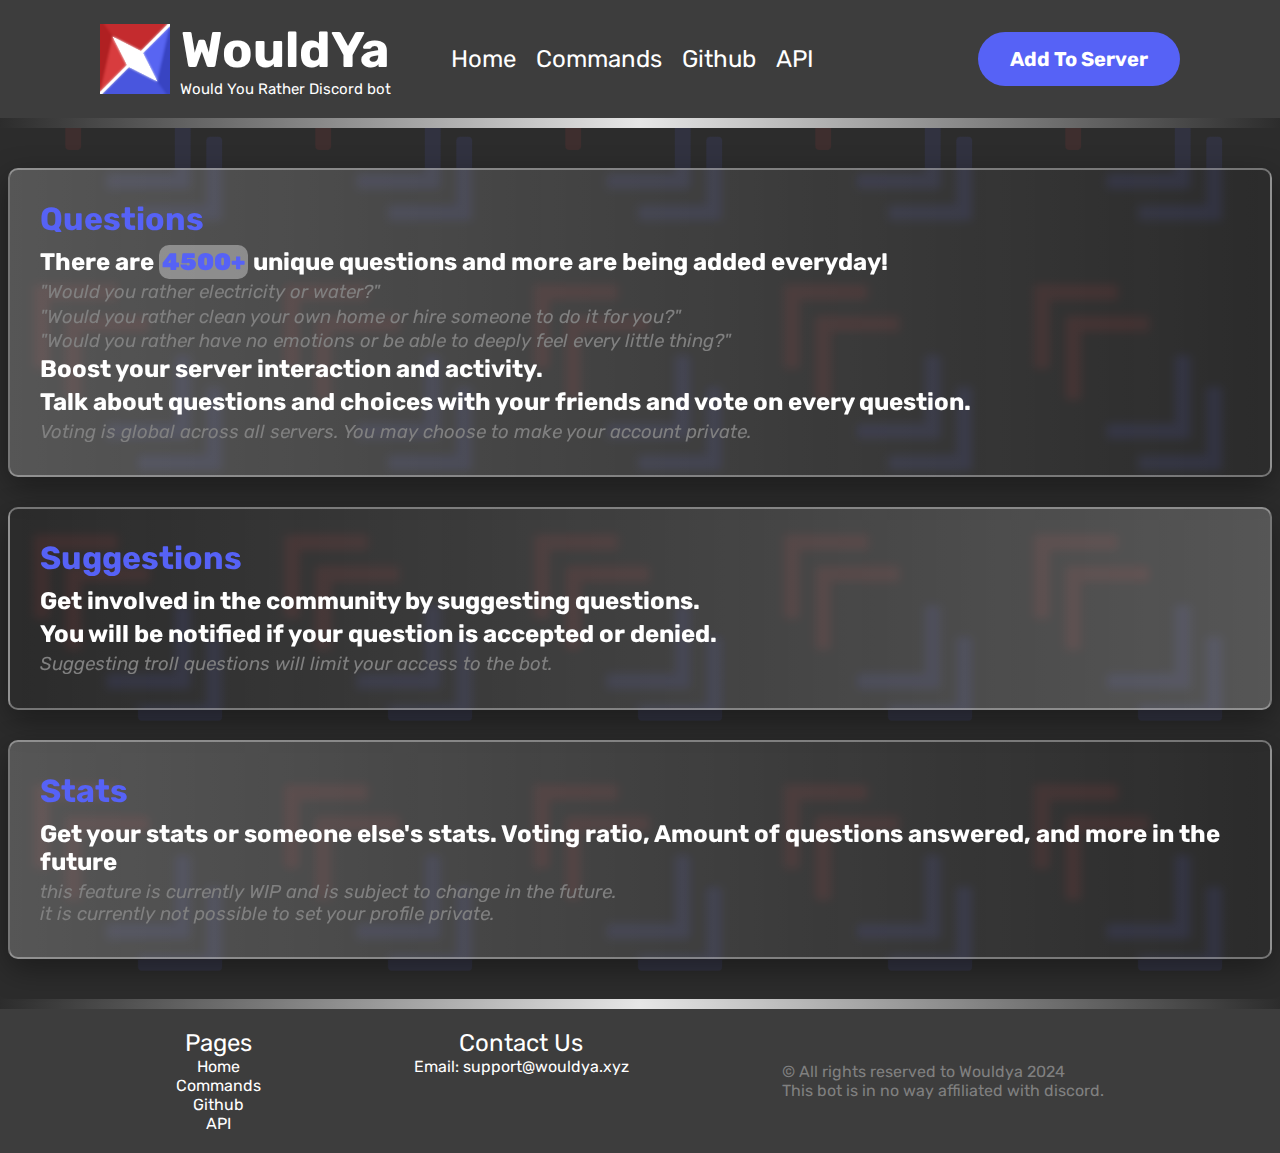
<file: index.html>
<!DOCTYPE html>
<html lang="en">
  <head>
    <meta charset="UTF-8" />
    <meta name="viewport" content="width=device-width, initial-scale=1.0" />
    <title>WouldYa</title>
    <link rel="stylesheet" href="style.css" />
    <link rel="icon" type="image/x-icon" href="/assets/favicon.png" />

    <!-- discord embed -->
    <meta content="WouldYa" property="og:title" />
    <meta
      content='A discord bot for the popular game "Would You Rather"'
      property="og:description"
    />
    <meta content="http://www.wouldya.xyz/" property="og:url" />
    <meta
      content="http://www.wouldya.xyz/assets/favicon.png"
      property="og:image"
    />
    <meta content="#5662f6" data-react-helmet="true" name="theme-color" />

    <script src="script.js" defer></script>
  </head>
  <body>
    <header>
      <div class="left">
        <div class="branding">
          <img src="assets/favicon.png" />
          <div class="titles">
            <p class="main">WouldYa</p>
            <p class="sub">Would You Rather Discord bot</p>
          </div>
        </div>
        <div class="paging">
          <a href="/">Home</a><a href="/commands.html">Commands</a
          ><a href="https://github.com/TzurS11/WouldYouRather" target="_blank"
            >Github</a
          >
          <a href="/api">API</a>
        </div>
      </div>
      <div class="right">
        <a
          href="https://discord.com/oauth2/authorize?client_id=1063817771114315816&permissions=3072&scope=bot%20applications.commands"
          target="_blank"
          ><button class="invite">Add To Server</button></a
        >
      </div>
    </header>
    <!-- <div class="seperator"></div> -->
    <div class="content">
      <div class="feature left">
        <h1>Questions</h1>
        <h2>
          There are
          <span class="question-amount mark-discord-white">4500+</span> unique
          questions and more are being added everyday!
        </h2>
        <h3>"Would you rather electricity or water?"</h3>
        <h3>
          "Would you rather clean your own home or hire someone to do it for
          you?"
        </h3>
        <h3>
          "Would you rather have no emotions or be able to deeply feel every
          little thing?"
        </h3>
        <h2>Boost your server interaction and activity.</h2>
        <h2>
          Talk about questions and choices with your friends and vote on every
          question.
        </h2>
        <h3>
          Voting is global across all servers<span class="server-amount"></span
          >. You may choose to make your account private.
        </h3>
      </div>
      <div class="feature right">
        <h1>Suggestions</h1>
        <h2>Get involved in the community by suggesting questions.</h2>
        <h2>You will be notified if your question is accepted or denied.</h2>
        <h3>Suggesting troll questions will limit your access to the bot.</h3>
      </div>
      <div class="feature left">
        <h1>Stats</h1>
        <h2>
          Get your stats or someone else's stats. Voting ratio, Amount of
          questions answered, and more in the future
        </h2>
        <h3>
          this feature is currently WIP and is subject to change in the
          future.<br />
          it is currently not possible to set your profile private.
        </h3>
      </div>
    </div>
    <footer>
      <div class="region">
        <p class="title">Pages</p>
        <a href="/">Home</a>
        <a href="/commands.html">Commands</a>
        <a href="https://github.com/TzurS11/WouldYouRather" target="_blank"
          >Github</a
        >
        <a href="/api">API</a>
      </div>
      <div class="region">
        <p class="title">Contact Us</p>
        <a class="no-line-break" href="mailto:support@wouldya.xyz"
          >Email: support@wouldya.xyz</a
        >
      </div>
      <p class="copyright">
        © All rights reserved to Wouldya 2024<br />
        This bot is in no way affiliated with discord.
      </p>
    </footer>
  </body>
</html>
</file>
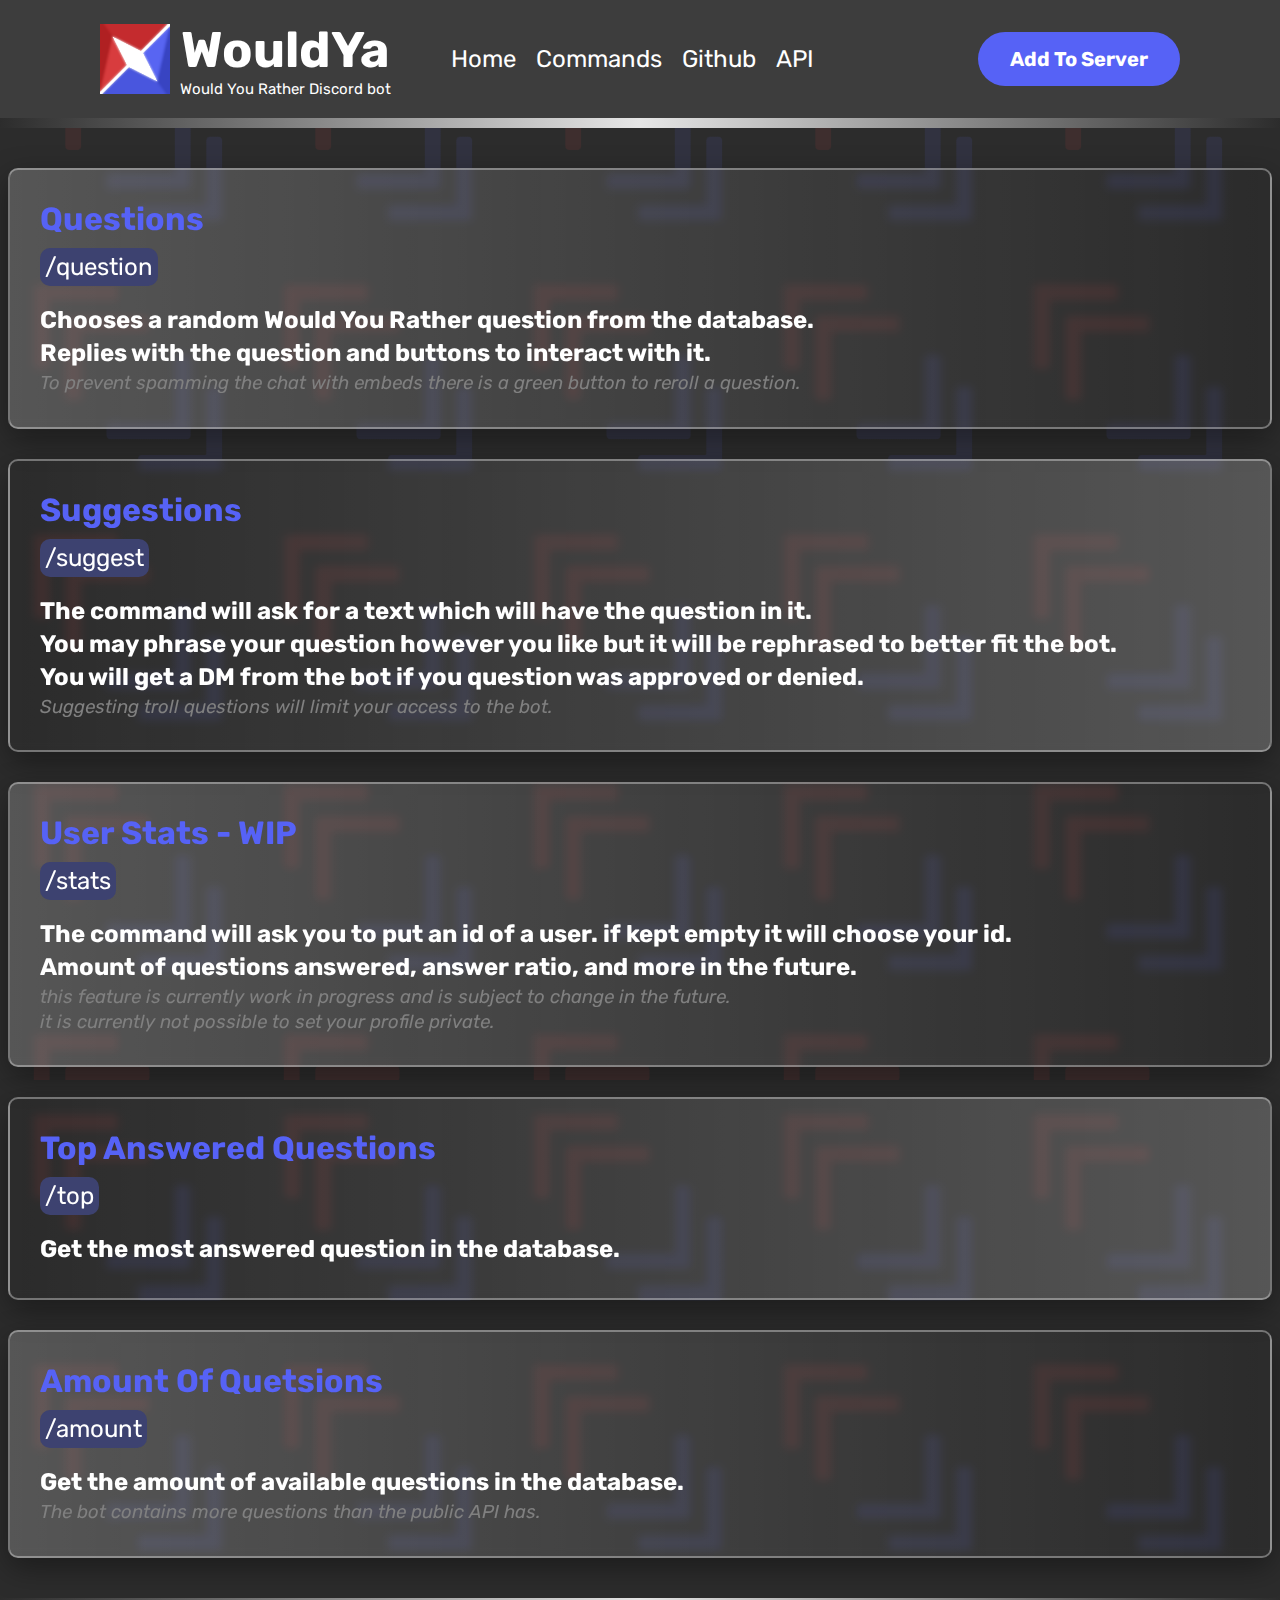
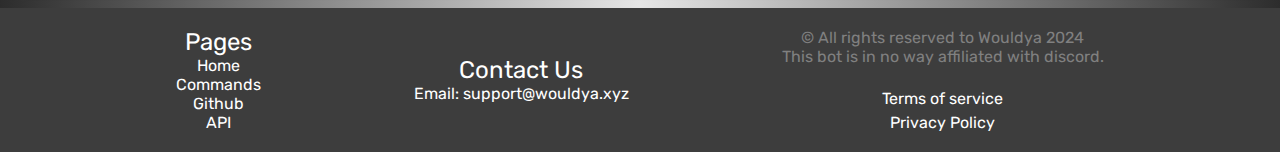
<file: commands.html>
<!DOCTYPE html>
<html lang="en">
  <head>
    <meta charset="UTF-8" />
    <meta name="viewport" content="width=device-width, initial-scale=1.0" />
    <title>WouldYa</title>
    <link rel="stylesheet" href="style.css" />
    <link rel="icon" type="image/x-icon" href="/assets/favicon.png" />

    <!-- discord embed -->
    <meta content="WouldYa Commands" property="og:title" />
    <meta
      content="Check the list of commands Wouldya has to offer!"
      property="og:description"
    />
    <meta content="http://www.wouldya.xyz/commands" property="og:url" />
    <meta
      content="http://www.wouldya.xyz/assets/favicon.png"
      property="og:image"
    />
    <meta content="#5662f6" data-react-helmet="true" name="theme-color" />

    <script src="script.js" defer></script>
  </head>
  <body>
    <header>
      <div class="left">
        <div class="branding">
          <img src="assets/favicon.png" />
          <div class="titles">
            <p class="main">WouldYa</p>
            <p class="sub">Would You Rather Discord bot</p>
          </div>
        </div>
        <div class="paging">
          <a href="/">Home</a><a href="/commands.html">Commands</a
          ><a href="https://github.com/TzurS11/WouldYouRather" target="_blank"
            >Github</a
          >
          <a href="https://api.wouldya.xyz/">API</a>
        </div>
      </div>
      <div class="right">
        <a
          href="https://discord.com/oauth2/authorize?client_id=1063817771114315816&permissions=3072&scope=bot%20applications.commands"
          target="_blank"
          ><button class="invite">Add To Server</button></a
        >
      </div>
    </header>
    <!-- <div class="seperator"></div> -->
    <div class="content">
      <div class="feature left">
        <h1>Questions</h1>
        <p class="command">/question</p>
        <h2>Chooses a random Would You Rather question from the database.</h2>
        <h2>Replies with the question and buttons to interact with it.</h2>
        <h3>
          To prevent spamming the chat with embeds there is a green button to
          reroll a question.
        </h3>
      </div>
      <div class="feature right">
        <h1>Suggestions</h1>
        <p class="command">/suggest</p>
        <h2>
          The command will ask for a text which will have the question in it.
        </h2>
        <h2>
          You may phrase your question however you like but it will be rephrased
          to better fit the bot.
        </h2>
        <h2>
          You will get a DM from the bot if you question was approved or denied.
        </h2>
        <h3>Suggesting troll questions will limit your access to the bot.</h3>
      </div>
      <div class="feature left">
        <h1>User Stats - WIP</h1>
        <p class="command">/stats</p>
        <h2>
          The command will ask you to put an id of a user. if kept empty it will
          choose your id.
        </h2>
        <h2>
          Amount of questions answered, answer ratio, and more in the future.
        </h2>
        <h3>
          this feature is currently work in progress and is subject to change in
          the future.
        </h3>
        <h3>it is currently not possible to set your profile private.</h3>
      </div>
      <div class="feature right">
        <h1>Top Answered Questions</h1>
        <p class="command">/top</p>
        <h2>Get the most answered question in the database.</h2>
      </div>
      <div class="feature left">
        <h1>Amount Of Quetsions</h1>
        <p class="command">/amount</p>
        <h2>Get the amount of available questions in the database.</h2>
        <h3>The bot contains more questions than the public API has.</h3>
      </div>
    </div>
    <footer>
      <div class="region">
        <p class="title">Pages</p>
        <a href="/">Home</a>
        <a href="/commands.html">Commands</a>
        <a href="https://github.com/TzurS11/WouldYouRather" target="_blank"
          >Github</a
        >
        <a href="https://api.wouldya.xyz/">API</a>
      </div>
      <div class="region" style="justify-content: center">
        <p class="title">Contact Us</p>
        <a class="no-line-break" href="mailto:support@wouldya.xyz"
          >Email: support@wouldya.xyz</a
        >
      </div>
      <div class="region" style="justify-content: space-between">
        <p class="copyright">
          © All rights reserved to Wouldya 2024<br />
          This bot is in no way affiliated with discord.
        </p>
        <div style="display: flex; flex-direction: column; gap: 5px">
          <a href="/tos.html">Terms of service</a>
          <a href="/privacy.html">Privacy Policy</a>
        </div>
      </div>
    </footer>
  </body>
</html>
</file>
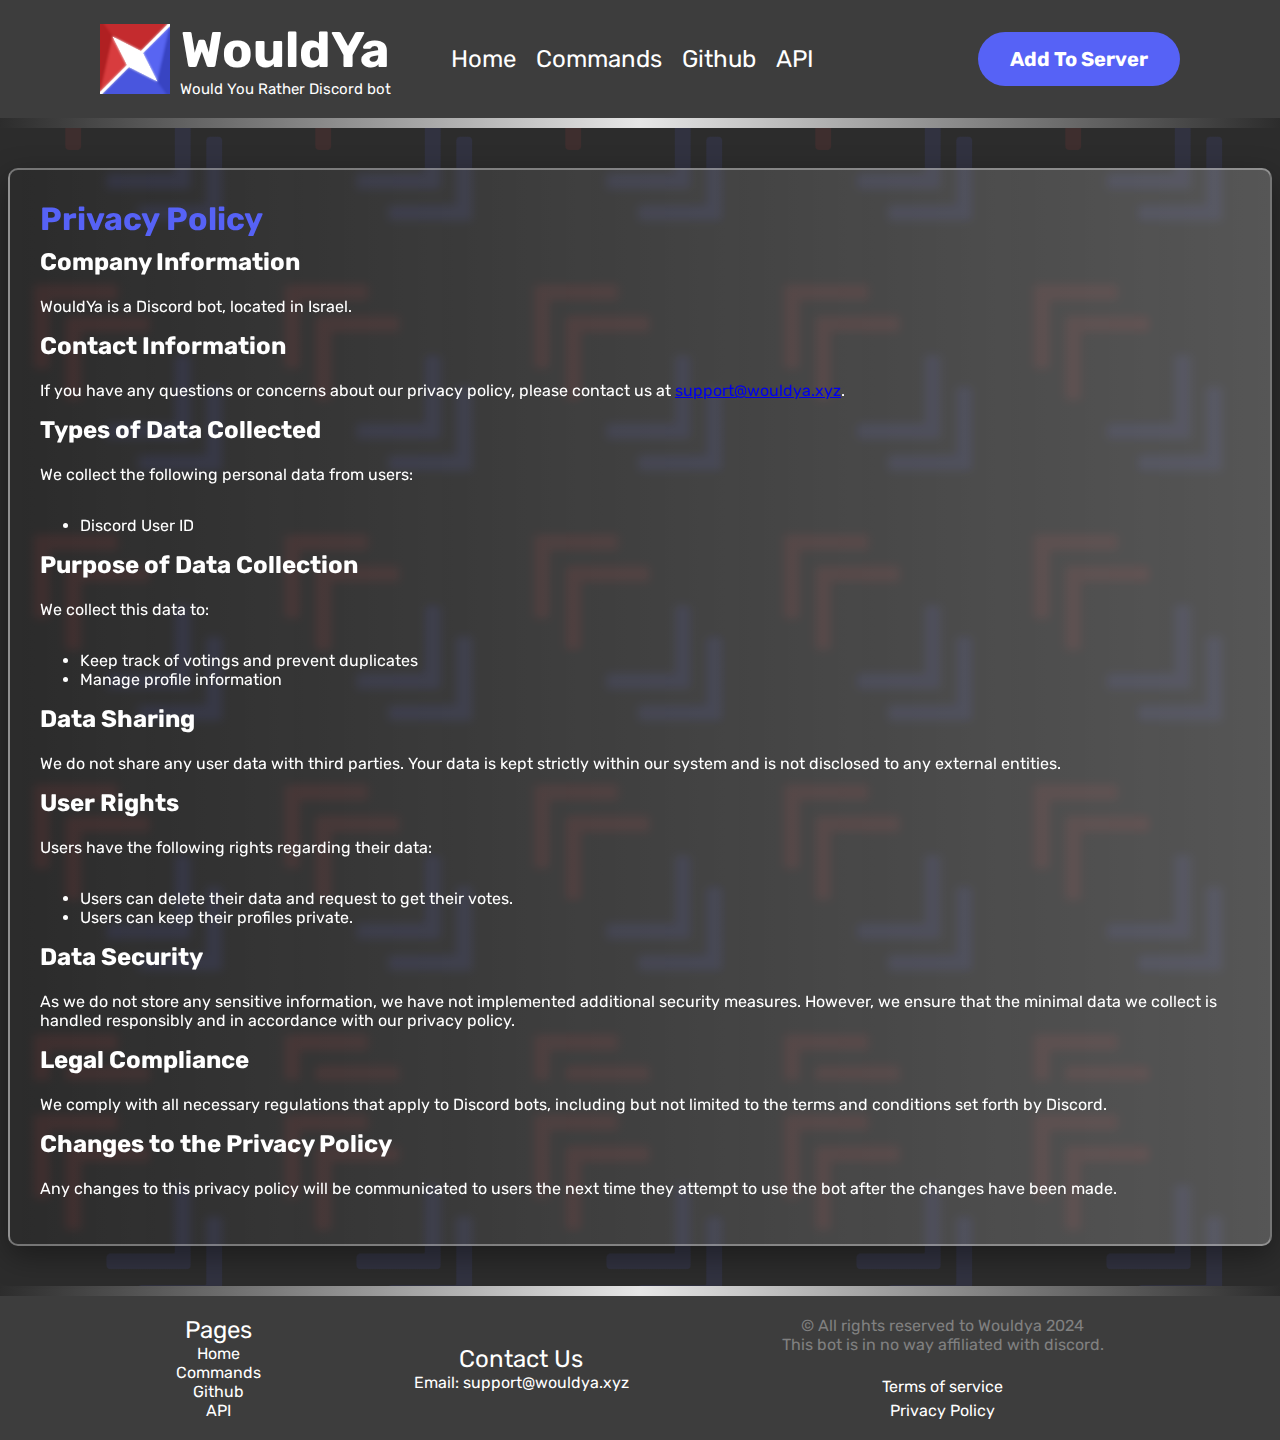
<file: privacy.html>
<!DOCTYPE html>
<html lang="en">
  <head>
    <meta charset="UTF-8" />
    <meta name="viewport" content="width=device-width, initial-scale=1.0" />
    <title>WouldYa</title>
    <link rel="stylesheet" href="style.css" />
    <link rel="icon" type="image/x-icon" href="/assets/favicon.png" />

    <!-- discord embed -->
    <meta content="WouldYa" property="og:title" />
    <meta
      content='A discord bot for the popular game "Would You Rather"'
      property="og:description"
    />
    <meta content="http://www.wouldya.xyz/" property="og:url" />
    <meta
      content="http://www.wouldya.xyz/assets/favicon.png"
      property="og:image"
    />
    <meta content="#5662f6" data-react-helmet="true" name="theme-color" />

    <script src="script.js" defer></script>
  </head>
  <body>
    <header>
      <div class="left">
        <div class="branding">
          <img src="assets/favicon.png" />
          <div class="titles">
            <p class="main">WouldYa</p>
            <p class="sub">Would You Rather Discord bot</p>
          </div>
        </div>
        <div class="paging">
          <a href="/">Home</a><a href="/commands.html">Commands</a
          ><a href="https://github.com/TzurS11/WouldYouRather" target="_blank"
            >Github</a
          >
          <a href="https://api.wouldya.xyz/">API</a>
        </div>
      </div>
      <div class="right">
        <a
          href="https://discord.com/oauth2/authorize?client_id=1063817771114315816&permissions=3072&scope=bot%20applications.commands"
          target="_blank"
          ><button class="invite">Add To Server</button></a
        >
      </div>
    </header>
    <!-- <div class="seperator"></div> -->
    <div class="content">
      <div class="feature center">
        <h1>Privacy Policy</h1>
        <h2>Company Information</h2>
        <p>WouldYa is a Discord bot, located in Israel.</p>

        <h2>Contact Information</h2>
        <p>
          If you have any questions or concerns about our privacy policy, please
          contact us at
          <a href="mailto:support@wouldya.xyz">support@wouldya.xyz</a>.
        </p>

        <h2>Types of Data Collected</h2>
        <p>We collect the following personal data from users:</p>
        <ul>
          <li>Discord User ID</li>
        </ul>

        <h2>Purpose of Data Collection</h2>
        <p>We collect this data to:</p>
        <ul>
          <li>Keep track of votings and prevent duplicates</li>
          <li>Manage profile information</li>
        </ul>

        <h2>Data Sharing</h2>
        <p>
          We do not share any user data with third parties. Your data is kept
          strictly within our system and is not disclosed to any external
          entities.
        </p>

        <h2>User Rights</h2>
        <p>Users have the following rights regarding their data:</p>
        <ul>
          <li>Users can delete their data and request to get their votes.</li>
          <li>Users can keep their profiles private.</li>
        </ul>

        <h2>Data Security</h2>
        <p>
          As we do not store any sensitive information, we have not implemented
          additional security measures. However, we ensure that the minimal data
          we collect is handled responsibly and in accordance with our privacy
          policy.
        </p>

        <h2>Legal Compliance</h2>
        <p>
          We comply with all necessary regulations that apply to Discord bots,
          including but not limited to the terms and conditions set forth by
          Discord.
        </p>

        <h2>Changes to the Privacy Policy</h2>
        <p>
          Any changes to this privacy policy will be communicated to users the
          next time they attempt to use the bot after the changes have been
          made.
        </p>
      </div>
    </div>
    <footer>
      <div class="region">
        <p class="title">Pages</p>
        <a href="/">Home</a>
        <a href="/commands.html">Commands</a>
        <a href="https://github.com/TzurS11/WouldYouRather" target="_blank"
          >Github</a
        >
        <a href="https://api.wouldya.xyz/">API</a>
      </div>
      <div class="region" style="justify-content: center">
        <p class="title">Contact Us</p>
        <a class="no-line-break" href="mailto:support@wouldya.xyz"
          >Email: support@wouldya.xyz</a
        >
      </div>
      <div class="region" style="justify-content: space-between">
        <p class="copyright">
          © All rights reserved to Wouldya 2024<br />
          This bot is in no way affiliated with discord.
        </p>
        <div style="display: flex; flex-direction: column; gap: 5px">
          <a href="/tos.html">Terms of service</a>
          <a href="/privacy.html">Privacy Policy</a>
        </div>
      </div>
    </footer>
  </body>
</html>
</file>
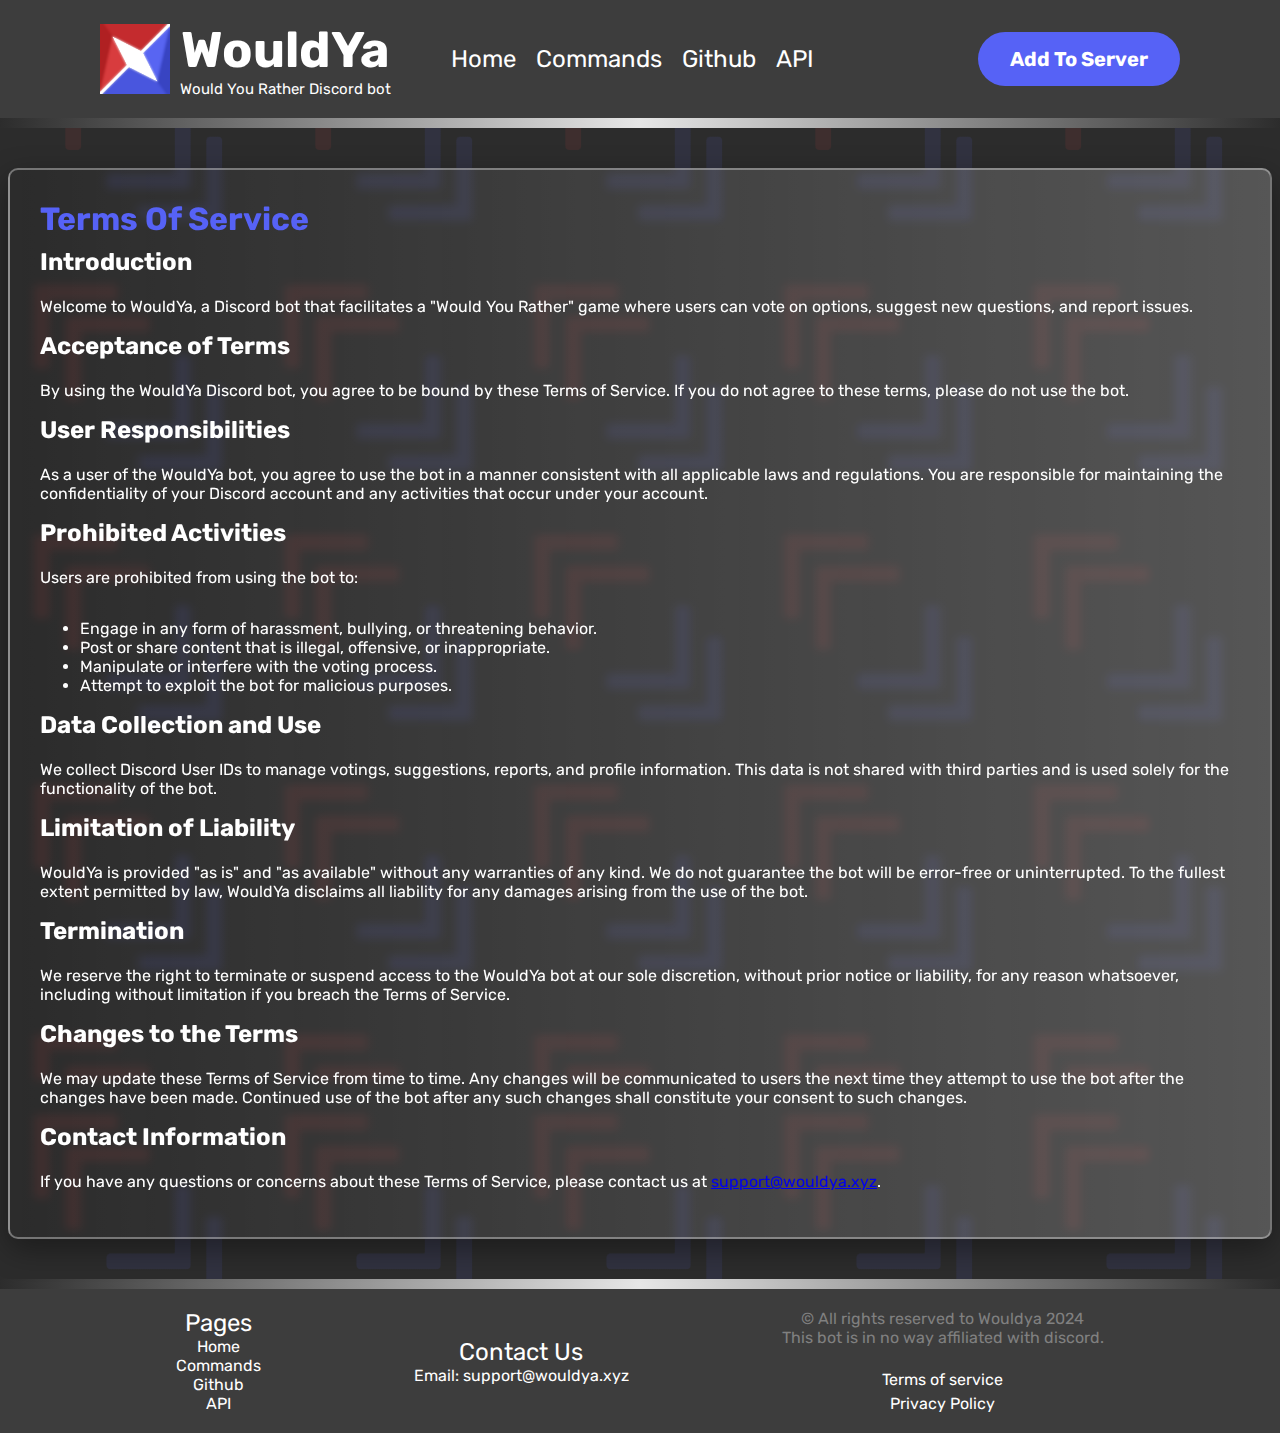
<file: tos.html>
<!DOCTYPE html>
<html lang="en">
  <head>
    <meta charset="UTF-8" />
    <meta name="viewport" content="width=device-width, initial-scale=1.0" />
    <title>WouldYa</title>
    <link rel="stylesheet" href="style.css" />
    <link rel="icon" type="image/x-icon" href="/assets/favicon.png" />

    <!-- discord embed -->
    <meta content="WouldYa" property="og:title" />
    <meta
      content='A discord bot for the popular game "Would You Rather"'
      property="og:description"
    />
    <meta content="http://www.wouldya.xyz/" property="og:url" />
    <meta
      content="http://www.wouldya.xyz/assets/favicon.png"
      property="og:image"
    />
    <meta content="#5662f6" data-react-helmet="true" name="theme-color" />

    <script src="script.js" defer></script>
  </head>
  <body>
    <header>
      <div class="left">
        <div class="branding">
          <img src="assets/favicon.png" />
          <div class="titles">
            <p class="main">WouldYa</p>
            <p class="sub">Would You Rather Discord bot</p>
          </div>
        </div>
        <div class="paging">
          <a href="/">Home</a><a href="/commands.html">Commands</a
          ><a href="https://github.com/TzurS11/WouldYouRather" target="_blank"
            >Github</a
          >
          <a href="https://api.wouldya.xyz/">API</a>
        </div>
      </div>
      <div class="right">
        <a
          href="https://discord.com/oauth2/authorize?client_id=1063817771114315816&permissions=3072&scope=bot%20applications.commands"
          target="_blank"
          ><button class="invite">Add To Server</button></a
        >
      </div>
    </header>
    <!-- <div class="seperator"></div> -->
    <div class="content">
      <div class="feature center">
        <h1>Terms Of Service</h1>
        <h2>Introduction</h2>
        <p>
          Welcome to WouldYa, a Discord bot that facilitates a "Would You
          Rather" game where users can vote on options, suggest new questions,
          and report issues.
        </p>

        <h2>Acceptance of Terms</h2>
        <p>
          By using the WouldYa Discord bot, you agree to be bound by these Terms
          of Service. If you do not agree to these terms, please do not use the
          bot.
        </p>

        <h2>User Responsibilities</h2>
        <p>
          As a user of the WouldYa bot, you agree to use the bot in a manner
          consistent with all applicable laws and regulations. You are
          responsible for maintaining the confidentiality of your Discord
          account and any activities that occur under your account.
        </p>

        <h2>Prohibited Activities</h2>
        <p>Users are prohibited from using the bot to:</p>
        <ul>
          <li>
            Engage in any form of harassment, bullying, or threatening behavior.
          </li>
          <li>
            Post or share content that is illegal, offensive, or inappropriate.
          </li>
          <li>Manipulate or interfere with the voting process.</li>
          <li>Attempt to exploit the bot for malicious purposes.</li>
        </ul>

        <h2>Data Collection and Use</h2>
        <p>
          We collect Discord User IDs to manage votings, suggestions, reports,
          and profile information. This data is not shared with third parties
          and is used solely for the functionality of the bot.
        </p>

        <h2>Limitation of Liability</h2>
        <p>
          WouldYa is provided "as is" and "as available" without any warranties
          of any kind. We do not guarantee the bot will be error-free or
          uninterrupted. To the fullest extent permitted by law, WouldYa
          disclaims all liability for any damages arising from the use of the
          bot.
        </p>

        <h2>Termination</h2>
        <p>
          We reserve the right to terminate or suspend access to the WouldYa bot
          at our sole discretion, without prior notice or liability, for any
          reason whatsoever, including without limitation if you breach the
          Terms of Service.
        </p>

        <h2>Changes to the Terms</h2>
        <p>
          We may update these Terms of Service from time to time. Any changes
          will be communicated to users the next time they attempt to use the
          bot after the changes have been made. Continued use of the bot after
          any such changes shall constitute your consent to such changes.
        </p>

        <h2>Contact Information</h2>
        <p>
          If you have any questions or concerns about these Terms of Service,
          please contact us at
          <a href="mailto:support@wouldya.xyz">support@wouldya.xyz</a>.
        </p>
      </div>
    </div>
    <footer>
      <div class="region">
        <p class="title">Pages</p>
        <a href="/">Home</a>
        <a href="/commands.html">Commands</a>
        <a href="https://github.com/TzurS11/WouldYouRather" target="_blank"
          >Github</a
        >
        <a href="https://api.wouldya.xyz/">API</a>
      </div>
      <div class="region" style="justify-content: center">
        <p class="title">Contact Us</p>
        <a class="no-line-break" href="mailto:support@wouldya.xyz"
          >Email: support@wouldya.xyz</a
        >
      </div>
      <div class="region" style="justify-content: space-between">
        <p class="copyright">
          © All rights reserved to Wouldya 2024<br />
          This bot is in no way affiliated with discord.
        </p>
        <div style="display: flex; flex-direction: column; gap: 5px">
          <a href="/tos.html">Terms of service</a>
          <a href="/privacy.html">Privacy Policy</a>
        </div>
      </div>
    </footer>
  </body>
</html>
</file>
<file: style.css>
@import url("https://fonts.googleapis.com/css2?family=Rubik:ital,wght@0,300..900;1,300..900&display=swap");
:root {
  --primary: rgb(44, 44, 44);
  --secondary: rgb(61, 61, 61);
  --discord: rgb(86, 98, 246);
}

body {
  display: block;
  margin: 0;
  padding: 0;
  font-family: "Rubik", sans-serif;
  background-color: var(--primary);
  background-image: url("assets/background.png");
  /* background-repeat: repeat; */
  /* background-repeat:repeat-x; */
}

header {
  /* width: 100vw; */

  display: flex;
  flex-direction: row;
  justify-content: space-between;
  background-color: var(--secondary);
  flex-wrap: wrap;
  padding: 20px;
  padding-left: 100px;
  padding-right: 100px;
  align-items: center;
  border-width: 10px;
  border-image-slice: 1;
  border-style: solid;
  border-left-style: none;
  border-right-style: none;
  border-top-style: none;
  row-gap: 20px;
  border-image-source: linear-gradient(
    90deg,
    rgb(44, 44, 44) 0%,
    rgba(230, 230, 230, 1) 50%,
    rgb(44, 44, 44) 100%
  );
  .left,
  .right {
    justify-content: center;
    row-gap: 20px;
    flex-wrap: wrap;
    display: flex;
    align-items: center;
    column-gap: 60px;
  }
}

header::after {
  height: 10px;
  background-color: red;
}

.branding {
  justify-content: center;
  display: flex;
  align-items: center;
  flex-wrap: wrap;
  gap: 10px;
  img {
    aspect-ratio: 1/1;
    height: 70px;
  }
  p {
    margin: 0;
  }
  .titles {
    display: flex;
    align-items: center;
    flex-direction: column;
  }
  .titles > .main {
    color: white;
    font-weight: bolder;
    font-size: 50px;
  }
  .titles > .sub {
    color: white;
    font-size: 15px;
  }
}

.paging {
  color: white;
  font-size: x-large;
  display: flex;
  justify-content: center;
  flex-direction: row;
  column-gap: 20px;
  flex-wrap: wrap;
  a {
    text-decoration: none;
    color: white;
  }
}

.invite {
  background-color: var(--discord);
  border: none;
  border-radius: 30px;
  font-weight: bold;
  color: white;
  padding: 15px 32px;
  text-align: center;
  text-decoration: none;
  font-size: 16px;
  font-size: 20px;
  font-family: "Rubik", sans-serif;
  float: right;
  /* margin-right: 40px; */
  cursor: pointer;
}

.invite:hover {
  filter: saturate(2);
}

.right {
  display: flex;
  justify-content: center;
}

.seperator {
  background: linear-gradient(
    90deg,
    rgb(44, 44, 44) 0%,
    rgba(230, 230, 230, 1) 50%,
    rgb(44, 44, 44) 100%
  );
  height: 10px;
  width: 100%;
}

.content {
  padding: 40px;
  padding-right: 10%;
  padding-left: 10%;
  display: flex;
  flex-direction: column;
  row-gap: 30px;
  .sub {
    gap: 100px;
    align-items: center;
    display: flex;
    flex-direction: row;
    img {
      height: 100px;
    }
  }
  .feature {
    .command {
      margin: 0;
      font-size: x-large;
      background-color: #3d4270;
      width: fit-content;
      padding: 5px;
      border-radius: 10px;
      margin-bottom: 20px;
      cursor: pointer;
    }
    .command:hover {
      background-color: #5865f2;
    }
    /* .question-amount {
      color: var(--discord);
      font-weight: 900;
    } */

    .mark-discord-white {
      color: var(--discord);
      font-weight: 900;
      background-color: rgba(255, 255, 255, 0.356);
      padding: 3px;
      border-radius: 10px;
    }
    backdrop-filter: blur(4px);
    box-shadow: 0px 10px 30px rgba(0, 0, 0, 0.37);
    padding: 30px;
    background-color: rgba(255, 255, 255, 0.404);
    width: 60%;
    color: white;
    /* height: 100px; */
    border-radius: 10px;
    border-color: rgba(255, 255, 255, 0.35);
    border-style: solid;
    border-width: 2px;
    display: flex;
    flex-direction: column;
    transition: all 0.25s ease-in-out;
  }
  .feature:hover {
    h1 {
      letter-spacing: 5px;
    }
    backdrop-filter: blur(10px);
    transition: all 0.25s ease-in-out;
    translate: 0px -5px;
    box-shadow: 0px 10px 50px rgba(0, 0, 0, 0.1);
    border-color: rgba(255, 255, 255);
  }

  h1,
  h2,
  h3 {
    margin: 0;
    font-weight: normal;
  }

  h1 {
    transition: all 0.25s ease-in-out;
    color: var(--discord);
    font-weight: bolder;
    margin-bottom: 10px;
  }

  h2 {
    font-weight: bold;
    margin-bottom: 5px;
  }
  h3 {
    font-style: italic;
    color: gray;
    margin-bottom: 2.5px;
  }

  .feature.left {
    background: linear-gradient(
      to right,
      rgba(255, 255, 255, 0.2),
      rgba(255, 255, 255, 0)
    );
    align-self: flex-start;
  }
  .feature.right {
    background: linear-gradient(
      to left,
      rgba(255, 255, 255, 0.2),
      rgba(255, 255, 255, 0)
    );
    align-self: flex-end;
  }
  .feature.center {
    background: linear-gradient(
      to left,
      rgba(255, 255, 255, 0.2),
      rgba(255, 255, 255, 0)
    );
    align-self: center;
  }
}

@media screen and (max-device-width: 1400px) {
  .content {
    padding-right: 40px;
    padding-left: 40px;
    .feature {
      width: 100%;
    }
    .feature.right,
    .feature.left,
    .feature.center {
      align-self: center;
    }
  }
}

footer {
  border-width: 10px;
  border-image-slice: 1;
  border-style: solid;
  border-left-style: none;
  border-right-style: none;
  border-bottom-style: none;
  border-image-source: linear-gradient(
    90deg,
    rgb(44, 44, 44) 0%,
    rgba(230, 230, 230, 1) 50%,
    rgb(44, 44, 44) 100%
  );
  padding: 20px;
  padding-left: 100px;
  padding-right: 100px;
  flex-wrap: wrap;
  background-color: var(--secondary);
  display: flex;
  flex-direction: row;
  justify-content: space-around;
  row-gap: 20px;
  /* align-items: center; */
  color: white;
  p {
    margin: 0;
  }
  a {
    color: white;
    text-decoration: none;
  }
  .region {
    text-align: center;
    display: flex;
    flex-direction: column;
    .no-line-break {
      text-wrap: nowrap;
    }
    .title {
      font-size: x-large;
    }
  }

  .copyright {
    margin: 0;
    color: gray;
    align-self: center;
    /* text-align: center; */
  }
}

@media screen and (max-device-width: 1400px) {
  .hidden-mobile {
    display: none;
  }
}

@media screen and (max-device-width: 1200px) {
  footer {
    padding-left: 10px;
    padding-right: 10px;
    column-gap: 50px;
    * {
      text-align: center;
    }
    .region {
      .no-line-break {
        text-wrap: pretty;
      }
    }
  }
  header {
    padding-left: 10px;
    padding-right: 10px;
    justify-content: center;
  }
}
</file>
